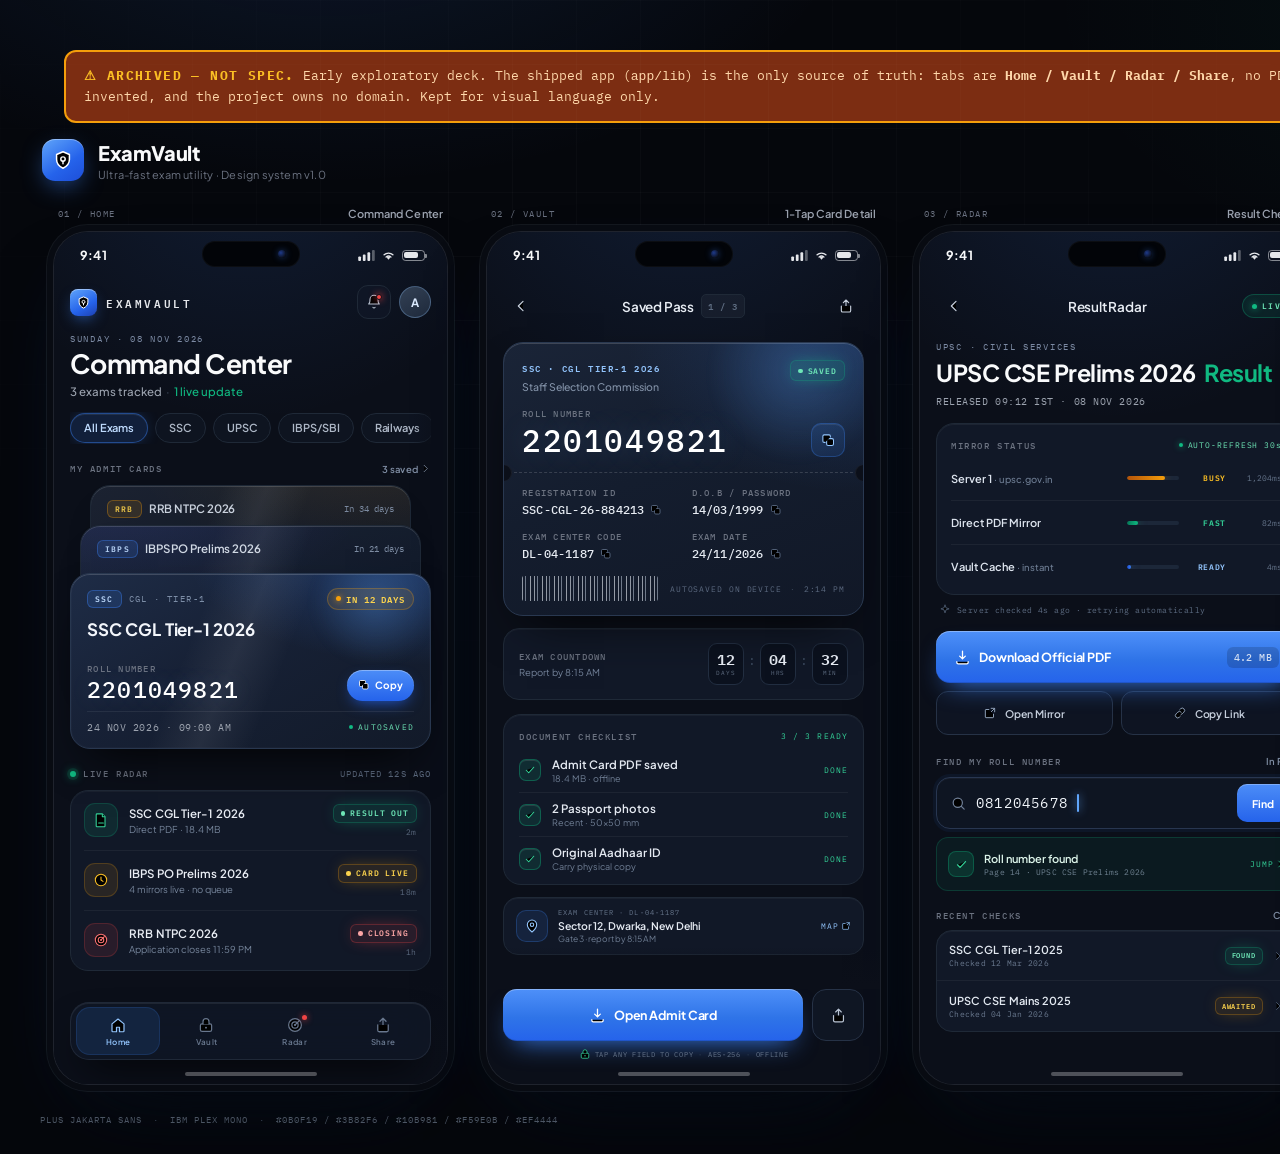
<file: design/index.html>
<!DOCTYPE html>
<html lang="en">
<head>
<meta charset="UTF-8" />
<meta name="viewport" content="width=device-width, initial-scale=1.0" />
<title>ExamVault — Mobile UI · Dark Navy</title>
<link rel="preconnect" href="https://fonts.googleapis.com" />
<link rel="preconnect" href="https://fonts.gstatic.com" crossorigin />
<link href="https://fonts.googleapis.com/css2?family=Plus+Jakarta+Sans:wght@400;500;600;700;800&family=IBM+Plex+Mono:wght@400;500;600&display=swap" rel="stylesheet" />
<link rel="stylesheet" href="styles.css" />
</head>
<body>

<!-- ======================================================================
     ARCHIVED — NOT SPEC.
     This deck predates the shipped app and is kept only for its visual
     language (tokens, pass cards, layout geometry). Where it disagrees with
     app/lib, THE CODE WINS. Known drift, deliberately not re-drawn here:
     the shipped tabs are Home / Vault / Radar / Share; the app mirrors no
     PDFs and runs no "mirror status" probes (it links the commission's own
     site); the share card never fabricates cut-offs, stats or a web URL —
     the project owns no domain; the result checker is hash-based (no PDF
     pages to "jump to"). The four outright false claims this file used to
     carry — an `examvault.in` link, an invented CUT-OFF grid, a
     "JOIN 12,480 ASPIRANTS" counter and a "Groups" tab — have been
     corrected in place; treat everything else as mood, not spec.
     ====================================================================== -->
<div role="note" style="margin:16px 24px;padding:14px 18px;border-radius:12px;background:#7C2D12;border:2px solid #F59E0B;color:#FED7AA;font-family:'IBM Plex Mono',monospace;font-size:13px;line-height:1.55;">
  <strong style="color:#FBBF24;letter-spacing:1.4px;">⚠ ARCHIVED — NOT SPEC.</strong>
  Early exploratory deck. The shipped app (<code>app/lib</code>) is the only
  source of truth: tabs are <strong>Home / Vault / Radar / Share</strong>, no
  PDFs are mirrored, no cut-offs or counters are ever invented, and the project
  owns no domain. Kept for visual language only.
</div>

<svg width="0" height="0" style="position:absolute" aria-hidden="true">
  <defs>
    <symbol id="i-vault" viewBox="0 0 24 24"><path d="M12 3l7 3v5.5c0 4.3-2.9 7.6-7 9.5-4.1-1.9-7-5.2-7-9.5V6l7-3z" stroke="currentColor" stroke-width="1.6" stroke-linejoin="round"/><circle cx="12" cy="11" r="2.4" stroke="currentColor" stroke-width="1.6"/><path d="M12 13.4V16" stroke="currentColor" stroke-width="1.6" stroke-linecap="round"/></symbol>
    <symbol id="i-bell" viewBox="0 0 24 24"><path d="M18 8a6 6 0 10-12 0c0 6-2 7-2 7h16s-2-1-2-7" stroke="currentColor" stroke-width="1.6" stroke-linecap="round" stroke-linejoin="round"/><path d="M13.7 20a2 2 0 01-3.4 0" stroke="currentColor" stroke-width="1.6" stroke-linecap="round"/></symbol>
    <symbol id="i-copy" viewBox="0 0 24 24"><rect x="9" y="9" width="11" height="11" rx="2.5" stroke="currentColor" stroke-width="1.7"/><path d="M15 6.5V5a2 2 0 00-2-2H5a2 2 0 00-2 2v8a2 2 0 002 2h1.5" stroke="currentColor" stroke-width="1.7" stroke-linecap="round"/></symbol>
    <symbol id="i-chev" viewBox="0 0 24 24"><path d="M9 5l7 7-7 7" stroke="currentColor" stroke-width="1.8" stroke-linecap="round" stroke-linejoin="round"/></symbol>
    <symbol id="i-back" viewBox="0 0 24 24"><path d="M15 5l-7 7 7 7" stroke="currentColor" stroke-width="1.8" stroke-linecap="round" stroke-linejoin="round"/></symbol>
    <symbol id="i-share" viewBox="0 0 24 24"><path d="M12 15V3m0 0L8 7m4-4l4 4" stroke="currentColor" stroke-width="1.7" stroke-linecap="round" stroke-linejoin="round"/><path d="M5 12v7a2 2 0 002 2h10a2 2 0 002-2v-7" stroke="currentColor" stroke-width="1.7" stroke-linecap="round"/></symbol>
    <symbol id="i-x" viewBox="0 0 24 24"><path d="M6 6l12 12M18 6L6 18" stroke="currentColor" stroke-width="1.8" stroke-linecap="round"/></symbol>
    <symbol id="i-search" viewBox="0 0 24 24"><circle cx="11" cy="11" r="6.5" stroke="currentColor" stroke-width="1.7"/><path d="M16 16l4 4" stroke="currentColor" stroke-width="1.7" stroke-linecap="round"/></symbol>
    <symbol id="i-download" viewBox="0 0 24 24"><path d="M12 3v11m0 0l-4-4m4 4l4-4" stroke="currentColor" stroke-width="1.8" stroke-linecap="round" stroke-linejoin="round"/><path d="M4 18v1a2 2 0 002 2h12a2 2 0 002-2v-1" stroke="currentColor" stroke-width="1.8" stroke-linecap="round"/></symbol>
    <symbol id="i-check" viewBox="0 0 24 24"><path d="M4.5 12.5l5 5 10-11" stroke="currentColor" stroke-width="2.1" stroke-linecap="round" stroke-linejoin="round"/></symbol>
    <symbol id="i-pdf" viewBox="0 0 24 24"><path d="M6 2.8h8l4 4V21a1.2 1.2 0 01-1.2 1.2H6A1.2 1.2 0 014.8 21V4A1.2 1.2 0 016 2.8z" stroke="currentColor" stroke-width="1.6" stroke-linejoin="round"/><path d="M14 3v4.2h4.2" stroke="currentColor" stroke-width="1.6" stroke-linejoin="round"/><path d="M8.5 16.5h7" stroke="currentColor" stroke-width="1.6" stroke-linecap="round"/></symbol>
    <symbol id="i-clock" viewBox="0 0 24 24"><circle cx="12" cy="12" r="8.5" stroke="currentColor" stroke-width="1.6"/><path d="M12 7.5V12l3 2" stroke="currentColor" stroke-width="1.6" stroke-linecap="round" stroke-linejoin="round"/></symbol>
    <symbol id="i-home" viewBox="0 0 24 24"><path d="M4 10.5L12 4l8 6.5V20a1 1 0 01-1 1h-5v-6h-4v6H5a1 1 0 01-1-1v-9.5z" stroke="currentColor" stroke-width="1.6" stroke-linejoin="round"/></symbol>
    <symbol id="i-lock" viewBox="0 0 24 24"><rect x="4.5" y="10.5" width="15" height="10" rx="2.2" stroke="currentColor" stroke-width="1.6"/><path d="M8 10.5V7.5a4 4 0 018 0v3" stroke="currentColor" stroke-width="1.6" stroke-linecap="round"/><circle cx="12" cy="15.5" r="1.3" fill="currentColor"/></symbol>
    <symbol id="i-radar" viewBox="0 0 24 24"><circle cx="12" cy="12" r="8.5" stroke="currentColor" stroke-width="1.6"/><circle cx="12" cy="12" r="4.2" stroke="currentColor" stroke-width="1.6"/><path d="M12 12l5-5" stroke="currentColor" stroke-width="1.6" stroke-linecap="round"/><circle cx="12" cy="12" r="1.4" fill="currentColor"/></symbol>
    <symbol id="i-users" viewBox="0 0 24 24"><circle cx="9" cy="8" r="3.2" stroke="currentColor" stroke-width="1.6"/><path d="M3.5 20c0-3.2 2.5-5.4 5.5-5.4s5.5 2.2 5.5 5.4" stroke="currentColor" stroke-width="1.6" stroke-linecap="round"/><path d="M16 5.2a3 3 0 010 5.6M17.5 14.9c1.8.5 3 2.2 3 5.1" stroke="currentColor" stroke-width="1.6" stroke-linecap="round"/></symbol>
    <symbol id="i-external" viewBox="0 0 24 24"><path d="M14 4h6v6M20 4l-8 8" stroke="currentColor" stroke-width="1.7" stroke-linecap="round" stroke-linejoin="round"/><path d="M18 14v5a1 1 0 01-1 1H5a1 1 0 01-1-1V7a1 1 0 011-1h5" stroke="currentColor" stroke-width="1.7" stroke-linecap="round"/></symbol>
    <symbol id="i-link" viewBox="0 0 24 24"><path d="M10 13.5a4 4 0 005.7 0l3-3a4 4 0 10-5.7-5.7L11.5 6.3" stroke="currentColor" stroke-width="1.7" stroke-linecap="round"/><path d="M14 10.5a4 4 0 00-5.7 0l-3 3a4 4 0 105.7 5.7l1.5-1.5" stroke="currentColor" stroke-width="1.7" stroke-linecap="round"/></symbol>
    <symbol id="i-spark" viewBox="0 0 24 24"><path d="M12 3l1.7 5.3L19 10l-5.3 1.7L12 17l-1.7-5.3L5 10l5.3-1.7L12 3z" stroke="currentColor" stroke-width="1.5" stroke-linejoin="round"/></symbol>
    <symbol id="i-whatsapp" viewBox="0 0 24 24"><path d="M20.4 11.7a8.3 8.3 0 01-12.3 7.3L3.5 20.5l1.6-4.5a8.3 8.3 0 1115.3-4.3z" stroke="currentColor" stroke-width="1.5" stroke-linejoin="round"/><path d="M8.7 8.1c.2-.5.5-.5.8-.5h.6c.2 0 .4.1.5.4l.7 1.7c.1.2 0 .5-.2.7l-.5.5c.6 1.2 1.5 2 2.7 2.6l.5-.6c.2-.2.4-.3.7-.2l1.7.8c.2.1.4.3.4.6v.6c0 .7-.6 1.3-1.4 1.4-3.6.4-7.4-3.4-6.9-7 .1-.5.3-.8.4-1z" fill="currentColor" stroke="none"/></symbol>
    <symbol id="i-send" viewBox="0 0 24 24"><path d="M21 3L3 10.5l7.2 2.8L13 20l8-17z" stroke="currentColor" stroke-width="1.6" stroke-linejoin="round"/><path d="M10.2 13.3L21 3" stroke="currentColor" stroke-width="1.6" stroke-linejoin="round"/></symbol>
    <symbol id="i-save" viewBox="0 0 24 24"><path d="M12 3v11m0 0l-4-4m4 4l4-4" stroke="currentColor" stroke-width="1.7" stroke-linecap="round" stroke-linejoin="round"/><path d="M4 17v2a2 2 0 002 2h12a2 2 0 002-2v-2" stroke="currentColor" stroke-width="1.7" stroke-linecap="round"/></symbol>
    <symbol id="i-pin" viewBox="0 0 24 24"><path d="M12 21s7-6.1 7-11a7 7 0 10-14 0c0 4.9 7 11 7 11z" stroke="currentColor" stroke-width="1.6" stroke-linejoin="round"/><circle cx="12" cy="10" r="2.6" stroke="currentColor" stroke-width="1.6"/></symbol>
    <symbol id="i-wa-solid" viewBox="0 0 24 24"><path fill="currentColor" fill-rule="evenodd" clip-rule="evenodd" d="M12 2.2a9.8 9.8 0 00-8.4 14.9L2.2 21.8l4.9-1.3A9.8 9.8 0 1012 2.2zm-4.3 5.2c.2-.4.4-.5.7-.5h.5c.2 0 .4.1.5.4l.7 1.7c.1.2 0 .4-.1.6l-.5.5c-.1.1-.1.3 0 .5.6 1.1 1.4 1.9 2.5 2.5.2.1.4.1.5 0l.6-.6c.1-.2.3-.2.5-.2l1.7.8c.2.1.3.3.3.5v.6c0 .7-.6 1.3-1.3 1.4-3.5.4-7-3-6.8-6.5 0-.5.2-1 .2-1.2z"/></symbol>
  </defs>
</svg>

<header class="deck-head">
  <div class="deck-brand">
    <div class="deck-mark"><svg class="ic"><use href="#i-vault"/></svg></div>
    <div>
      <div class="deck-title">ExamVault</div>
      <div class="deck-sub">Ultra-fast exam utility · Design system v1.0</div>
    </div>
  </div>
  <div class="deck-meta">
    <span class="meta-chip">393 × 852</span>
    <span class="meta-chip">8px grid</span>
    <span class="meta-chip">Deep Navy</span>
    <span class="meta-chip meta-chip--accent">4 screens</span>
  </div>
</header>

<main class="deck">
  <div class="screen-wrap">
    <div class="screen-label"><span>01 / HOME</span><span class="screen-label-name">Command Center</span></div>
    <section class="phone" id="frame-1">
      <div class="screen">
        <div class="island"></div>
        <div class="statusbar">
          <span class="status-time">9:41</span>
          <div class="status-icons">
            <svg viewBox="0 0 18 12" class="sig"><rect x="0" y="7" width="3" height="5" rx="1"/><rect x="5" y="5" width="3" height="7" rx="1"/><rect x="10" y="2.5" width="3" height="9.5" rx="1"/><rect x="15" y="0" width="3" height="12" rx="1" opacity=".35"/></svg>
            <svg viewBox="0 0 16 12" class="wifi"><path d="M8 10.6l2-2.4a3 3 0 00-4 0l2 2.4z"/><path d="M3.2 5.3a7 7 0 019.6 0" fill="none" stroke="currentColor" stroke-width="1.5" stroke-linecap="round"/><path d="M5.4 7.6a4.2 4.2 0 015.2 0" fill="none" stroke="currentColor" stroke-width="1.5" stroke-linecap="round"/></svg>
            <span class="battery"><span></span></span>
          </div>
        </div>

        <div class="scroll">
          <div class="appbar">
            <div class="brand">
              <span class="brand-mark"><svg class="ic"><use href="#i-vault"/></svg></span>
              <span class="brand-word">EXAMVAULT</span>
            </div>
            <div class="appbar-actions">
              <button class="icon-btn"><svg class="ic"><use href="#i-bell"/></svg><i class="notif-dot"></i></button>
              <div class="avatar">A</div>
            </div>
          </div>

          <div class="hero">
            <div class="eyebrow">SUNDAY · 08 NOV 2026</div>
            <h1>Command Center</h1>
            <p class="hero-sub">3 exams tracked <span class="dot-sep">·</span> <span class="text-green">1 live update</span></p>
          </div>

          <div class="chips">
            <button class="chip chip--active">All Exams</button>
            <button class="chip">SSC</button>
            <button class="chip">UPSC</button>
            <button class="chip">IBPS/SBI</button>
            <button class="chip">Railways</button>
            <button class="chip">State PSC</button>
          </div>

          <div class="section-head">
            <span class="mono-label">MY ADMIT CARDS</span>
            <span class="section-action">3 saved <svg class="ic ic--xs"><use href="#i-chev"/></svg></span>
          </div>

          <div class="wallet">
            <div class="wallet-card wallet-card--3">
              <div class="wc-top">
                <span class="exam-badge exam-badge--rail">RRB</span>
                <span class="wc-back-name">RRB NTPC 2026</span>
                <span class="wc-back-meta">In 34 days</span>
              </div>
            </div>
            <div class="wallet-card wallet-card--2">
              <div class="wc-top">
                <span class="exam-badge exam-badge--blue">IBPS</span>
                <span class="wc-back-name">IBPS PO Prelims 2026</span>
                <span class="wc-back-meta">In 21 days</span>
              </div>
            </div>
            <div class="wallet-card wallet-card--front">
              <div class="wc-glow"></div>
              <div class="wc-top">
                <span class="exam-badge exam-badge--blue">SSC</span>
                <span class="wc-code">CGL · TIER-1</span>
                <span class="countdown"><i></i>IN 12 DAYS</span>
              </div>
              <div class="wc-name">SSC CGL Tier-1 2026</div>
              <div class="roll-row">
                <div>
                  <div class="field-label">ROLL NUMBER</div>
                  <div class="roll-value">2201049821</div>
                </div>
                <button class="copy-pill"><svg class="ic ic--sm"><use href="#i-copy"/></svg>Copy</button>
              </div>
              <div class="wc-foot">
                <span class="mono-meta">24 NOV 2026 · 09:00 AM</span>
                <span class="wc-status"><i></i>AUTOSAVED</span>
              </div>
            </div>
          </div>

          <div class="section-head section-head--radar">
            <div class="radar-label"><span class="pulse-dot"></span><span class="mono-label">LIVE RADAR</span></div>
            <span class="updated">UPDATED 12s AGO</span>
          </div>

          <div class="feed">
            <button class="feed-row">
              <div class="feed-ico feed-ico--green"><svg class="ic"><use href="#i-pdf"/></svg></div>
              <div class="feed-main">
                <div class="feed-title">SSC CGL Tier-1 2026</div>
                <div class="feed-sub">Direct PDF · 18.4 MB</div>
              </div>
              <div class="feed-right">
                <span class="status-pill status-pill--green"><i></i>RESULT OUT</span>
                <span class="feed-time">2m</span>
              </div>
            </button>
            <div class="feed-div"></div>
            <button class="feed-row">
              <div class="feed-ico feed-ico--amber"><svg class="ic"><use href="#i-clock"/></svg></div>
              <div class="feed-main">
                <div class="feed-title">IBPS PO Prelims 2026</div>
                <div class="feed-sub">4 mirrors live · no queue</div>
              </div>
              <div class="feed-right">
                <span class="status-pill status-pill--amber"><i></i>CARD LIVE</span>
                <span class="feed-time">18m</span>
              </div>
            </button>
            <div class="feed-div"></div>
            <button class="feed-row">
              <div class="feed-ico feed-ico--red"><svg class="ic"><use href="#i-radar"/></svg></div>
              <div class="feed-main">
                <div class="feed-title">RRB NTPC 2026</div>
                <div class="feed-sub">Application closes 11:59 PM</div>
              </div>
              <div class="feed-right">
                <span class="status-pill status-pill--red"><i></i>CLOSING</span>
                <span class="feed-time">1h</span>
              </div>
            </button>
          </div>
        </div>

        <nav class="tabbar">
          <button class="tab tab--active"><svg class="ic"><use href="#i-home"/></svg><span>Home</span></button>
          <button class="tab"><svg class="ic"><use href="#i-lock"/></svg><span>Vault</span></button>
          <button class="tab"><span class="tab-dot-wrap"><svg class="ic"><use href="#i-radar"/></svg><i class="tab-dot"></i></span><span>Radar</span></button>
          <!-- Shipped tabs are Home / Vault / Radar / Share (EvTab in
               app/lib/features/shell/root_shell.dart). This used to say
               "Groups" — a tab that was never built. -->
          <button class="tab"><svg class="ic"><use href="#i-share"/></svg><span>Share</span></button>
        </nav>
        <div class="home-indicator"></div>
      </div>
    </section>
  </div>

  <div class="screen-wrap">
    <div class="screen-label"><span>02 / VAULT</span><span class="screen-label-name">1-Tap Card Detail</span></div>
    <section class="phone" id="frame-2">
      <div class="screen">
        <div class="island"></div>
        <div class="statusbar">
          <span class="status-time">9:41</span>
          <div class="status-icons">
            <svg viewBox="0 0 18 12" class="sig"><rect x="0" y="7" width="3" height="5" rx="1"/><rect x="5" y="5" width="3" height="7" rx="1"/><rect x="10" y="2.5" width="3" height="9.5" rx="1"/><rect x="15" y="0" width="3" height="12" rx="1" opacity=".35"/></svg>
            <svg viewBox="0 0 16 12" class="wifi"><path d="M8 10.6l2-2.4a3 3 0 00-4 0l2 2.4z"/><path d="M3.2 5.3a7 7 0 019.6 0" fill="none" stroke="currentColor" stroke-width="1.5" stroke-linecap="round"/><path d="M5.4 7.6a4.2 4.2 0 015.2 0" fill="none" stroke="currentColor" stroke-width="1.5" stroke-linecap="round"/></svg>
            <span class="battery"><span></span></span>
          </div>
        </div>

        <div class="scroll">
          <div class="navbar">
            <button class="icon-btn icon-btn--ghost"><svg class="ic"><use href="#i-back"/></svg></button>
            <div class="nav-title">Saved Pass <span class="nav-count">1 / 3</span></div>
            <button class="icon-btn icon-btn--ghost"><svg class="ic"><use href="#i-share"/></svg></button>
          </div>

          <div class="pass">
            <div class="pass-halo"></div>
            <div class="pass-head">
              <div>
                <div class="pass-kicker">SSC · CGL TIER-1 2026</div>
                <div class="pass-org">Staff Selection Commission</div>
              </div>
              <span class="status-pill status-pill--green status-pill--solid"><i></i>SAVED</span>
            </div>

            <div class="pass-roll">
              <div class="field-label">ROLL NUMBER</div>
              <div class="pass-roll-line">
                <span class="pass-roll-value">2201049821</span>
                <button class="copy-btn"><svg class="ic"><use href="#i-copy"/></svg></button>
              </div>
            </div>

            <div class="perforation"><span class="notch notch--l"></span><span class="notch notch--r"></span></div>

            <div class="pass-grid">
              <div class="kv">
                <div class="field-label">REGISTRATION ID</div>
                <div class="kv-line"><span class="kv-value">SSC-CGL-26-884213</span><svg class="ic ic--xs kv-copy"><use href="#i-copy"/></svg></div>
              </div>
              <div class="kv">
                <div class="field-label">D.O.B / PASSWORD</div>
                <div class="kv-line"><span class="kv-value">14/03/1999</span><svg class="ic ic--xs kv-copy"><use href="#i-copy"/></svg></div>
              </div>
              <div class="kv">
                <div class="field-label">EXAM CENTER CODE</div>
                <div class="kv-line"><span class="kv-value">DL-04-1187</span><svg class="ic ic--xs kv-copy"><use href="#i-copy"/></svg></div>
              </div>
              <div class="kv">
                <div class="field-label">EXAM DATE</div>
                <div class="kv-line"><span class="kv-value">24/11/2026</span><svg class="ic ic--xs kv-copy"><use href="#i-copy"/></svg></div>
              </div>
            </div>

            <div class="pass-foot">
              <div class="barcode"></div>
              <div class="pass-foot-meta">AUTOSAVED ON DEVICE <span class="pass-dot">·</span> 2:14 PM</div>
            </div>
          </div>

          <div class="countdown-card">
            <div class="cd-left">
              <div class="field-label">EXAM COUNTDOWN</div>
              <div class="cd-sub">Report by 8:15 AM</div>
            </div>
            <div class="cd-clock">
              <div class="cd-unit"><span class="cd-num">12</span><span class="cd-lbl">DAYS</span></div>
              <span class="cd-colon">:</span>
              <div class="cd-unit"><span class="cd-num">04</span><span class="cd-lbl">HRS</span></div>
              <span class="cd-colon">:</span>
              <div class="cd-unit"><span class="cd-num">32</span><span class="cd-lbl">MIN</span></div>
            </div>
          </div>

          <div class="checklist">
            <div class="checklist-head">
              <span class="mono-label">DOCUMENT CHECKLIST</span>
              <span class="checklist-count">3 / 3 READY</span>
            </div>
            <div class="check-row">
              <span class="check-box"><svg class="ic"><use href="#i-check"/></svg></span>
              <div class="check-main"><div class="check-title">Admit Card PDF saved</div><div class="check-sub">18.4 MB · offline</div></div>
              <span class="check-state">DONE</span>
            </div>
            <div class="check-row">
              <span class="check-box"><svg class="ic"><use href="#i-check"/></svg></span>
              <div class="check-main"><div class="check-title">2 Passport photos</div><div class="check-sub">Recent · 50×50 mm</div></div>
              <span class="check-state">DONE</span>
            </div>
            <div class="check-row">
              <span class="check-box"><svg class="ic"><use href="#i-check"/></svg></span>
              <div class="check-main"><div class="check-title">Original Aadhaar ID</div><div class="check-sub">Carry physical copy</div></div>
              <span class="check-state">DONE</span>
            </div>
          </div>

          <div class="center-card">
            <span class="center-ico"><svg class="ic"><use href="#i-pin"/></svg></span>
            <div class="center-main">
              <div class="center-kicker">EXAM CENTER · DL-04-1187</div>
              <div class="center-name">Sector 12, Dwarka, New Delhi</div>
              <div class="center-sub">Gate 3 · report by 8:15 AM</div>
            </div>
            <span class="center-link">MAP <svg class="ic ic--xs"><use href="#i-external"/></svg></span>
          </div>
        </div>

        <div class="action-dock">
          <div class="cta-row">
            <button class="btn btn--primary"><svg class="ic"><use href="#i-download"/></svg>Open Admit Card</button>
            <button class="btn btn--icon"><svg class="ic"><use href="#i-share"/></svg></button>
          </div>
          <div class="vault-foot"><svg class="ic ic--xs"><use href="#i-lock"/></svg>Tap any field to copy <span>·</span> AES-256 <span>·</span> offline</div>
        </div>
        <div class="home-indicator"></div>
      </div>
    </section>
  </div>

  <div class="screen-wrap">
    <div class="screen-label"><span>03 / RADAR</span><span class="screen-label-name">Result Checker</span></div>
    <section class="phone" id="frame-3">
      <div class="screen">
        <div class="island"></div>
        <div class="statusbar">
          <span class="status-time">9:41</span>
          <div class="status-icons">
            <svg viewBox="0 0 18 12" class="sig"><rect x="0" y="7" width="3" height="5" rx="1"/><rect x="5" y="5" width="3" height="7" rx="1"/><rect x="10" y="2.5" width="3" height="9.5" rx="1"/><rect x="15" y="0" width="3" height="12" rx="1" opacity=".35"/></svg>
            <svg viewBox="0 0 16 12" class="wifi"><path d="M8 10.6l2-2.4a3 3 0 00-4 0l2 2.4z"/><path d="M3.2 5.3a7 7 0 019.6 0" fill="none" stroke="currentColor" stroke-width="1.5" stroke-linecap="round"/><path d="M5.4 7.6a4.2 4.2 0 015.2 0" fill="none" stroke="currentColor" stroke-width="1.5" stroke-linecap="round"/></svg>
            <span class="battery"><span></span></span>
          </div>
        </div>

        <div class="scroll">
          <div class="navbar">
            <button class="icon-btn icon-btn--ghost"><svg class="ic"><use href="#i-back"/></svg></button>
            <div class="nav-title">Result Radar</div>
            <span class="live-chip"><i></i>LIVE</span>
          </div>

          <div class="result-head">
            <div class="eyebrow">UPSC · CIVIL SERVICES</div>
            <h1>UPSC CSE Prelims 2026 <span class="text-green">Result</span></h1>
            <p class="result-meta"><span class="mono-meta">RELEASED 09:12 IST · 08 NOV 2026</span></p>
          </div>

          <div class="server-card">
            <div class="server-head">
              <span class="mono-label">MIRROR STATUS</span>
              <span class="server-auto"><i></i>AUTO-REFRESH 30s</span>
            </div>

            <div class="server-row">
              <span class="server-name">Server 1 <span>· upsc.gov.in</span></span>
              <div class="latency"><div class="latency-bar latency-bar--amber" style="width:74%"></div></div>
              <span class="server-state server-state--amber">BUSY</span>
              <span class="server-ms">1,204ms</span>
            </div>
            <div class="server-row">
              <span class="server-name">Direct PDF Mirror</span>
              <div class="latency"><div class="latency-bar latency-bar--green" style="width:22%"></div></div>
              <span class="server-state server-state--green">FAST</span>
              <span class="server-ms">82ms</span>
            </div>
            <div class="server-row">
              <span class="server-name">Vault Cache <span>· instant</span></span>
              <div class="latency"><div class="latency-bar latency-bar--blue" style="width:8%"></div></div>
              <span class="server-state server-state--blue">READY</span>
              <span class="server-ms">4ms</span>
            </div>
          </div>

          <div class="auto-note auto-note--server">
            <svg class="ic ic--sm"><use href="#i-spark"/></svg>
            Server checked 4s ago · retrying automatically
          </div>

          <button class="btn btn--primary btn--wide">
            <svg class="ic"><use href="#i-download"/></svg>
            Download Official PDF
            <span class="btn-meta">4.2 MB</span>
          </button>
          <div class="btn-pair">
            <button class="btn btn--outline"><svg class="ic"><use href="#i-external"/></svg>Open Mirror</button>
            <button class="btn btn--outline"><svg class="ic"><use href="#i-link"/></svg>Copy Link</button>
          </div>

          <div class="search-block">
            <div class="section-head">
              <span class="mono-label">FIND MY ROLL NUMBER</span>
              <span class="section-action">In PDF</span>
            </div>
            <div class="search-bar">
              <svg class="ic search-ic"><use href="#i-search"/></svg>
              <span class="search-value">0812045678</span>
              <span class="caret"></span>
              <button class="find-btn">Find</button>
            </div>
            <div class="found">
              <span class="found-ico"><svg class="ic"><use href="#i-check"/></svg></span>
              <div class="found-main">
                <div class="found-title">Roll number found</div>
                <div class="found-sub">Page 14 · UPSC CSE Prelims 2026</div>
              </div>
              <span class="found-link">JUMP <svg class="ic ic--xs"><use href="#i-chev"/></svg></span>
            </div>
          </div>

          <div class="recent">
            <div class="section-head">
              <span class="mono-label">RECENT CHECKS</span>
              <span class="section-action">Clear</span>
            </div>
            <div class="recent-list">
              <button class="recent-row">
                <div class="recent-main">
                  <div class="recent-title">SSC CGL Tier-1 2025</div>
                  <div class="recent-sub">Checked 12 Mar 2026</div>
                </div>
                <span class="status-pill status-pill--green">FOUND</span>
                <svg class="ic recent-chev"><use href="#i-chev"/></svg>
              </button>
              <button class="recent-row">
                <div class="recent-main">
                  <div class="recent-title">UPSC CSE Mains 2025</div>
                  <div class="recent-sub">Checked 04 Jan 2026</div>
                </div>
                <span class="status-pill status-pill--amber">AWAITED</span>
                <svg class="ic recent-chev"><use href="#i-chev"/></svg>
              </button>
            </div>
          </div>
        </div>
        <div class="home-indicator"></div>
      </div>
    </section>
  </div>

  <div class="screen-wrap">
    <div class="screen-label"><span>04 / SHARE</span><span class="screen-label-name">WhatsApp Card</span></div>
    <section class="phone" id="frame-4">
      <div class="screen">
        <div class="island"></div>
        <div class="statusbar">
          <span class="status-time">9:41</span>
          <div class="status-icons">
            <svg viewBox="0 0 18 12" class="sig"><rect x="0" y="7" width="3" height="5" rx="1"/><rect x="5" y="5" width="3" height="7" rx="1"/><rect x="10" y="2.5" width="3" height="9.5" rx="1"/><rect x="15" y="0" width="3" height="12" rx="1" opacity=".35"/></svg>
            <svg viewBox="0 0 16 12" class="wifi"><path d="M8 10.6l2-2.4a3 3 0 00-4 0l2 2.4z"/><path d="M3.2 5.3a7 7 0 019.6 0" fill="none" stroke="currentColor" stroke-width="1.5" stroke-linecap="round"/><path d="M5.4 7.6a4.2 4.2 0 015.2 0" fill="none" stroke="currentColor" stroke-width="1.5" stroke-linecap="round"/></svg>
            <span class="battery"><span></span></span>
          </div>
        </div>

        <div class="scroll">
          <div class="navbar">
            <button class="icon-btn icon-btn--ghost"><svg class="ic"><use href="#i-x"/></svg></button>
            <div class="nav-title">Share Card</div>
            <span class="ph-pill">PREVIEW</span>
          </div>

          <div class="share-stage">
            <div class="share-glow"></div>
            <div class="share-card">
              <div class="sc-alert">
                <span>🚨 RESULT IS LIVE</span>
                <span class="sc-alert-date">08 NOV 2026</span>
              </div>
              <div class="sc-body">
                <div class="sc-brandrow">
                  <div class="sc-brand"><span class="sc-mark"><svg class="ic"><use href="#i-vault"/></svg></span>EXAMVAULT</div>
                  <!-- The app's real CTA line (share_infographic.dart shows it
                       when no public link exists — the project owns no domain,
                       so it never prints a URL like the fictional one that
                       used to sit here). -->
                  <span class="sc-link">Ask in your study group</span>
                </div>
                <div class="sc-exam">SSC CGL · TIER-1 2026</div>
                <div class="sc-headline">RESULT<br/>IS <span class="sc-mark-word">LIVE</span></div>
                <!-- Real subline for a published result (whatsapp_share_card_screen.dart). -->
                <div class="sc-sub">Official link &amp; instant roll-number check</div>
                <!-- The invented CUT-OFF grid that used to sit here is gone:
                     the shipped card renders cut-offs ONLY when a publisher
                     actually released them, and never with made-up numbers. -->
                <div class="sc-cta">
                  <span>Check your roll no.</span>
                  <span class="sc-cta-arrow">→</span>
                </div>
                <!-- Real footer (share_infographic.dart): always-true claims only.
                     "JOIN 12,480 ASPIRANTS · VERIFIED SOURCE" were both invented. -->
                <div class="sc-foot">FREE <span>·</span> NO ACCOUNT <span>·</span> CHECKED ON YOUR DEVICE</div>
              </div>
            </div>
          </div>

          <div class="share-row">
            <button class="share-target share-target--on">
              <span class="share-ico share-ico--wa"><svg class="ic"><use href="#i-wa-solid"/></svg></span>
              <span>WhatsApp</span>
            </button>
            <button class="share-target">
              <span class="share-ico share-ico--tg"><svg class="ic"><use href="#i-send"/></svg></span>
              <span>Telegram</span>
            </button>
            <button class="share-target">
              <span class="share-ico"><svg class="ic"><use href="#i-link"/></svg></span>
              <span>Copy link</span>
            </button>
            <button class="share-target">
              <span class="share-ico"><svg class="ic"><use href="#i-save"/></svg></span>
              <span>Save</span>
            </button>
          </div>

          <div class="share-group">
            <span class="group-ico"><svg class="ic"><use href="#i-wa-solid"/></svg></span>
            <div class="group-main">
              <div class="group-title">SSC CGL 2026 Warriors</div>
              <div class="group-sub">248 members · WhatsApp group</div>
            </div>
            <span class="group-change">CHANGE</span>
          </div>

          <button class="btn btn--wa btn--wide"><svg class="ic"><use href="#i-wa-solid"/></svg>Share to study group</button>

          <div class="attach">
            <div class="attach-main">
              <!-- "Attach cut-off PDF · mirrors included" promised two things
                   the app does not do (it has no cut-off PDFs and no mirrors). -->
              <div class="attach-title">Attach PDF to message</div>
              <div class="attach-sub">Off = a direct link is sent instead</div>
            </div>
            <span class="switch switch--on"><i></i></span>
          </div>
          <div class="auto-note auto-note--center">Card auto-updates when the result drops</div>
        </div>
        <div class="home-indicator"></div>
      </div>
    </section>
  </div>
</main>

<footer class="deck-foot">
  <div>Plus Jakarta Sans <span>·</span> IBM Plex Mono <span>·</span> #0B0F19 / #3B82F6 / #10B981 / #F59E0B / #EF4444</div>
  <div>ExamVault · Neo-Utility · Flutter-ready components</div>
</footer>

<script>
  document.fonts.ready.then(() => document.documentElement.classList.add('fonts-ready'));
</script>
</body>
</html>
</file>
<file: design/styles.css>
/* ============================================================
   EXAMVAULT — Design System v1.0
   High-Trust Neo-Utility · Deep Navy · 393 × 852 · 8px grid
   ============================================================ */

:root{
  --bg:#0B0F19;
  --surface:#111827;
  --surface-2:#0F1624;
  --border:#1F2937;
  --border-strong:#263246;
  --blue:#3B82F6;
  --blue-bright:#60A5FA;
  --blue-soft:rgba(59,130,246,.14);
  --green:#10B981;
  --amber:#F59E0B;
  --red:#EF4444;
  --txt:#F9FAFB;
  --muted:#9CA3AF;
  --dim:#6B7280;
  --alabaster:#F8FAFC;
  --r-card:20px;
  --r-inner:16px;
  --r-pill:999px;
  --pad:16px;
  --font-ui:'Plus Jakarta Sans',-apple-system,BlinkMacSystemFont,'Segoe UI',sans-serif;
  --font-mono:'IBM Plex Mono','SFMono-Regular',Consolas,monospace;
  --shadow-card:inset 0 1px 0 rgba(255,255,255,.15),0 18px 40px -22px rgba(0,0,0,.9);
}

*{margin:0;padding:0;box-sizing:border-box}
html{background:#05070C}
body{
  font-family:var(--font-ui);
  color:var(--txt);
  background:
    radial-gradient(900px 500px at 18% -10%, rgba(59,130,246,.13), transparent 60%),
    radial-gradient(800px 480px at 85% 0%, rgba(16,185,129,.06), transparent 60%),
    #05070C;
  min-width:1800px;
  padding:34px 40px 30px;
  -webkit-font-smoothing:antialiased;
  text-rendering:optimizeLegibility;
}
body::before{
  content:"";position:fixed;inset:0;pointer-events:none;z-index:0;
  background-image:linear-gradient(rgba(255,255,255,.022) 1px,transparent 1px),linear-gradient(90deg,rgba(255,255,255,.022) 1px,transparent 1px);
  background-size:64px 64px;
  mask-image:radial-gradient(70% 60% at 50% 30%,#000 20%,transparent 100%);
}
button{font:inherit;color:inherit;background:none;border:0;cursor:pointer}
svg{display:block}
.ic{width:18px;height:18px;flex:none}
.ic--sm{width:14px;height:14px}
.ic--xs{width:12px;height:12px}

/* ---------------- Deck chrome ---------------- */
.deck-head,.deck,.deck-foot{position:relative;z-index:1}
.deck-head{
  max-width:1772px;margin:0 auto 26px;display:flex;align-items:flex-end;justify-content:space-between;
  padding:0 2px;
}
.deck-brand{display:flex;align-items:center;gap:14px}
.deck-mark{
  width:42px;height:42px;border-radius:13px;display:grid;place-items:center;color:#fff;
  background:linear-gradient(145deg,#60A5FA,#2563EB 60%,#1D4ED8);
  box-shadow:0 8px 26px -8px rgba(59,130,246,.85),inset 0 1px 0 rgba(255,255,255,.35);
}
.deck-mark .ic{width:22px;height:22px}
.deck-title{font-size:20px;font-weight:800;letter-spacing:-.4px}
.deck-sub{font-size:11px;color:var(--dim);margin-top:3px;letter-spacing:.2px}
.deck-meta{display:flex;gap:8px;align-items:center}
.meta-chip{
  height:30px;display:inline-flex;align-items:center;padding:0 12px;border-radius:8px;
  border:1px solid var(--border);background:rgba(17,24,39,.6);
  font-family:var(--font-mono);font-size:9.5px;letter-spacing:.9px;color:var(--muted);text-transform:uppercase;
}
.meta-chip--accent{border-color:rgba(59,130,246,.4);background:rgba(59,130,246,.1);color:#93C5FD}

.deck{max-width:1772px;margin:0 auto;display:flex;gap:40px;justify-content:center;align-items:flex-start}
.screen-wrap{width:393px;flex:none}
.screen-label{
  display:flex;align-items:center;justify-content:space-between;
  margin-bottom:12px;padding:0 4px;
  font-family:var(--font-mono);font-size:9px;letter-spacing:1.4px;color:var(--dim);text-transform:uppercase;
}
.screen-label-name{font-family:var(--font-ui);font-size:11px;font-weight:600;letter-spacing:.1px;color:var(--muted);text-transform:none}

.deck-foot{
  max-width:1772px;margin:30px auto 0;display:flex;justify-content:space-between;
  font-family:var(--font-mono);font-size:9px;letter-spacing:1px;color:#4B5563;text-transform:uppercase;
}
.deck-foot span{color:#374151;margin:0 5px}

/* ---------------- Device frame ---------------- */
.phone{
  width:393px;height:852px;border-radius:34px;position:relative;
  background:var(--bg);
  box-shadow:
    0 0 0 1px rgba(148,163,184,.16),
    0 0 0 7px #080B12,
    0 0 0 8px rgba(148,163,184,.1),
    0 50px 90px -30px rgba(0,0,0,.95),
    0 30px 80px -40px rgba(59,130,246,.35);
  overflow:hidden;
}
.screen{
  position:absolute;inset:0;overflow:hidden;
  background:
    radial-gradient(120% 55% at 50% -12%, rgba(59,130,246,.12), transparent 62%),
    var(--bg);
}
.screen::after{
  content:"";position:absolute;left:0;right:0;bottom:0;height:104px;z-index:5;pointer-events:none;
  background:linear-gradient(180deg,rgba(11,15,25,0),rgba(11,15,25,.86) 58%,#0B0F19 100%);
}
#frame-2 .screen::after,#frame-3 .screen::after,#frame-4 .screen::after{display:none}
.screen .scroll{
  position:relative;z-index:2;height:100%;overflow:hidden;
  padding:8px var(--pad) 0;
}
.island{
  position:absolute;top:9px;left:50%;transform:translateX(-50%);
  width:98px;height:26px;border-radius:999px;background:#020408;z-index:20;
  box-shadow:inset 0 0 0 1px rgba(255,255,255,.04);
}
.island::after{
  content:"";position:absolute;right:14px;top:9px;width:8px;height:8px;border-radius:50%;
  background:radial-gradient(circle at 35% 35%,#1E3A8A,#0A0F1C 70%);
  box-shadow:0 0 6px rgba(59,130,246,.35);
}

/* Status bar */
.statusbar{
  position:relative;z-index:15;height:44px;padding:0 22px 0 26px;
  display:flex;align-items:center;justify-content:space-between;
}
.status-time{font-size:12.5px;font-weight:700;letter-spacing:.2px;padding-top:2px}
.status-icons{display:flex;align-items:center;gap:6px;color:#E5E7EB;padding-top:2px}
.sig{width:17px;height:11px;fill:currentColor}
.wifi{width:15px;height:11px;fill:currentColor}
.battery{width:23px;height:11px;border:1.2px solid rgba(229,231,235,.55);border-radius:3.5px;position:relative;display:inline-block}
.battery::after{content:"";position:absolute;right:-3.4px;top:3px;width:2px;height:4px;background:rgba(229,231,235,.55);border-radius:0 1px 1px 0}
.battery span{position:absolute;inset:1.4px;width:66%;background:#E5E7EB;border-radius:2px}

/* Type utilities */
.eyebrow,.mono-label,.field-label,.mono-meta,.updated,.checklist-count,.nav-count,.pass-foot-meta{
  font-family:var(--font-mono);text-transform:uppercase;
}
.eyebrow{font-family:var(--font-mono);font-size:9px;letter-spacing:1.7px;color:#7C8AA3}
.mono-label{font-size:9px;letter-spacing:1.6px;color:var(--dim);font-weight:500}
.field-label{font-size:8.5px;letter-spacing:1.25px;color:var(--dim);font-weight:500}
.mono-meta{font-size:9.5px;letter-spacing:.55px;color:var(--muted)}
.text-green{color:var(--green)}
.dot-sep{color:#3A4658;margin:0 2px}

/* App bar + hero */
.appbar{height:32px;display:flex;align-items:center;justify-content:space-between;margin-top:2px}
.brand{display:flex;align-items:center;gap:9px}
.brand-mark{
  width:27px;height:27px;border-radius:8px;display:grid;place-items:center;color:#fff;
  background:linear-gradient(150deg,#60A5FA,#2563EB 62%,#1E40AF);
  box-shadow:0 6px 16px -6px rgba(59,130,246,.9),inset 0 1px 0 rgba(255,255,255,.4);
}
.brand-mark .ic{width:15px;height:15px}
.brand-word{font-family:var(--font-mono);font-size:10.5px;font-weight:600;letter-spacing:2.6px;color:#E5E7EB}
.appbar-actions{display:flex;align-items:center;gap:8px}
.icon-btn{
  width:34px;height:34px;border-radius:11px;display:grid;place-items:center;color:#B6C0CF;
  border:1px solid var(--border);background:rgba(17,24,39,.7);position:relative;
  transition:background .15s;
}
.icon-btn .ic{width:16px;height:16px}
.icon-btn--ghost{background:transparent;border-color:transparent;color:#C7D0DD;width:36px;height:36px}
.notif-dot{
  position:absolute;top:8px;right:8px;width:6px;height:6px;border-radius:50%;
  background:var(--red);border:1.5px solid #0B0F19;box-shadow:0 0 7px rgba(239,68,68,.9);
}
.avatar{
  width:32px;height:32px;border-radius:50%;display:grid;place-items:center;
  font-size:11.5px;font-weight:700;color:#DBEAFE;
  background:linear-gradient(150deg,#334155,#1E293B);
  border:1px solid rgba(147,197,253,.3);
}
.hero{margin-top:15px}
.hero h1{font-size:26.5px;line-height:1.12;font-weight:700;letter-spacing:-.7px;margin-top:5px;word-spacing:1px}
.hero-sub{font-size:11.5px;color:var(--muted);margin-top:5px;font-weight:500}

/* Chips */
.chips{display:flex;gap:7px;margin-top:13px;overflow:hidden;height:32px;align-items:center;position:relative}
.chips::after{content:"";position:absolute;right:-16px;top:0;bottom:0;width:34px;background:linear-gradient(90deg,transparent,#0B0F19);pointer-events:none}
.chip{
  height:30px;padding:0 13px;border-radius:var(--r-pill);flex:none;white-space:nowrap;
  border:1px solid var(--border);background:rgba(17,24,39,.55);
  font-size:11px;font-weight:600;color:#AEB8C7;letter-spacing:-.1px;
}
.chip--active{
  background:rgba(59,130,246,.15);border-color:rgba(59,130,246,.45);color:#BFDBFE;
  box-shadow:inset 0 1px 0 rgba(255,255,255,.08),0 0 18px -8px rgba(59,130,246,.9);
}

/* Section headers */
.section-head{display:flex;align-items:center;justify-content:space-between;margin-top:17px;height:16px}
.section-action{
  display:inline-flex;align-items:center;gap:2px;font-size:9.5px;font-weight:600;color:#7F8DA3;letter-spacing:.2px;
}
.section-action .ic{width:11px;height:11px}
.radar-label{display:flex;align-items:center;gap:7px}
.pulse-dot{
  width:6px;height:6px;border-radius:50%;background:var(--green);
  box-shadow:0 0 0 3px rgba(16,185,129,.14),0 0 10px rgba(16,185,129,.9);
  animation:pulse 2.2s ease-in-out infinite;
}
@keyframes pulse{0%,100%{opacity:1;box-shadow:0 0 0 2px rgba(16,185,129,.16),0 0 10px rgba(16,185,129,.85)}50%{opacity:.65;box-shadow:0 0 0 5px rgba(16,185,129,.05),0 0 4px rgba(16,185,129,.4)}}
.updated{font-size:8.5px;letter-spacing:1.1px;color:#5D6B80}

/* ---------------- Wallet stack ---------------- */
.wallet{position:relative;height:264px;margin-top:8px}
.wallet-card{
  position:absolute;left:0;right:0;overflow:hidden;
  border-radius:var(--r-card);
  border:1px solid var(--border);
  box-shadow:var(--shadow-card);
}
.wallet-card::after{
  content:"";position:absolute;inset:0;pointer-events:none;
  background:linear-gradient(112deg,transparent 34%,rgba(255,255,255,.07) 46%,transparent 58%);
}
.wallet-card--3{
  top:0;left:20px;right:20px;height:164px;padding:13px 16px;
  background:
    radial-gradient(140% 130% at 90% -20%, rgba(245,158,11,.1), transparent 55%),
    linear-gradient(155deg,#1C2433 0%,#141B28 58%,#101723 100%);
  opacity:.94;
}
.wallet-card--2{
  top:40px;left:10px;right:10px;height:164px;padding:13px 16px;
  background:
    radial-gradient(140% 130% at 8% -20%, rgba(99,102,241,.14), transparent 55%),
    linear-gradient(155deg,#1A2438 0%,#131C2C 58%,#0F1624 100%);
  opacity:.97;
}
.wallet-card--front{
  top:88px;height:176px;padding:15px 16px 14px;
  display:flex;flex-direction:column;
  background:
    radial-gradient(130% 120% at 100% -10%, rgba(59,130,246,.28), transparent 52%),
    linear-gradient(150deg,#1E2C46 0%,#172136 42%,#121A29 100%);
  border-color:#28374F;
  box-shadow:
    inset 0 1px 0 rgba(255,255,255,.15),
    inset 0 0 0 1px rgba(255,255,255,.02),
    0 22px 44px -20px rgba(0,0,0,.95);
}
.wc-glow{position:absolute;top:-32px;right:-20px;width:150px;height:120px;border-radius:50%;background:radial-gradient(circle,rgba(96,165,250,.28),transparent 65%);filter:blur(6px)}
.wc-top{position:relative;display:flex;align-items:center;gap:7px;height:20px}
.exam-badge{
  font-family:var(--font-mono);font-size:8px;font-weight:600;letter-spacing:1.2px;
  padding:4px 7px;border-radius:6px;line-height:1;
  background:rgba(59,130,246,.16);border:1px solid rgba(59,130,246,.38);color:#BFDBFE;
}
.exam-badge--rail{background:rgba(245,158,11,.13);border-color:rgba(245,158,11,.34);color:#FCD34D}
.wc-code{font-family:var(--font-mono);font-size:8.5px;letter-spacing:1.4px;color:#7C8DA6}
.countdown{
  margin-left:auto;height:22px;display:inline-flex;align-items:center;gap:5px;padding:0 8px;
  border-radius:var(--r-pill);font-family:var(--font-mono);font-size:8.5px;font-weight:600;letter-spacing:.9px;
  color:#FCD34D;background:rgba(245,158,11,.11);border:1px solid rgba(245,158,11,.26);
}
.countdown i{width:5px;height:5px;border-radius:50%;background:var(--amber);box-shadow:0 0 6px rgba(245,158,11,.9)}
.wc-name{font-size:17px;font-weight:700;letter-spacing:-.25px;word-spacing:1.4px;margin-top:9px;color:#F3F6FB;position:relative}
.roll-row{display:flex;align-items:flex-end;justify-content:space-between;margin-top:auto;position:relative}
.roll-value{
  font-family:var(--font-mono);font-size:23px;font-weight:500;letter-spacing:1.2px;
  color:#FFFFFF;line-height:1.05;margin-top:3px;font-variant-numeric:tabular-nums;
  text-shadow:0 0 22px rgba(147,197,253,.18);
}
.copy-pill{
  height:31px;padding:0 11px;border-radius:var(--r-pill);display:inline-flex;align-items:center;gap:5px;
  font-size:10px;font-weight:700;color:#fff;letter-spacing:.1px;
  background:linear-gradient(180deg,#4C8DF7,#2563EB);
  box-shadow:0 6px 16px -6px rgba(37,99,235,.95),inset 0 1px 0 rgba(255,255,255,.32);
}
.copy-pill .ic{width:12px;height:12px}
.wc-foot{display:flex;align-items:center;justify-content:space-between;margin-top:10px;padding-top:9px;border-top:1px solid rgba(255,255,255,.07);position:relative}
.wc-status{display:inline-flex;align-items:center;gap:5px;font-family:var(--font-mono);font-size:8px;letter-spacing:1.2px;color:#6EE7B7}
.wc-status i{width:4px;height:4px;border-radius:50%;background:var(--green)}
.wc-back-name{font-size:11.5px;font-weight:600;color:#D6DEEA;letter-spacing:-.1px}
.wc-back-meta{margin-left:auto;font-family:var(--font-mono);font-size:8.5px;color:#8291A8}

/* ---------------- Live feed ---------------- */
.feed{
  margin-top:8px;background:var(--surface);border:1px solid var(--border);border-radius:18px;
  overflow:hidden;box-shadow:inset 0 1px 0 rgba(255,255,255,.04);
}
.feed-row{width:100%;display:flex;align-items:center;gap:11px;padding:0 13px;height:59px;text-align:left}
.feed-ico{width:34px;height:34px;border-radius:11px;display:grid;place-items:center;flex:none}
.feed-ico .ic{width:16px;height:16px}
.feed-ico--green{background:rgba(16,185,129,.11);color:#34D399;border:1px solid rgba(16,185,129,.2)}
.feed-ico--amber{background:rgba(245,158,11,.1);color:#FBBF24;border:1px solid rgba(245,158,11,.2)}
.feed-ico--red{background:rgba(239,68,68,.1);color:#F87171;border:1px solid rgba(239,68,68,.2)}
.feed-main{flex:1;min-width:0}
.feed-title{font-size:11.5px;font-weight:600;color:#E9EDF4;letter-spacing:0;word-spacing:.7px;white-space:nowrap;overflow:hidden;text-overflow:ellipsis}
.feed-sub{font-size:9.5px;color:#76859B;margin-top:2px;white-space:nowrap;overflow:hidden;text-overflow:ellipsis}
.feed-right{display:flex;flex-direction:column;align-items:flex-end;gap:4px}
.feed-time{font-family:var(--font-mono);font-size:8px;color:#5B697E;letter-spacing:.6px}
.feed-div{height:1px;background:rgba(255,255,255,.05);margin:0 13px}
.status-pill{
  display:inline-flex;align-items:center;gap:5px;height:19px;padding:0 7px;border-radius:6px;
  font-family:var(--font-mono);font-size:7.5px;font-weight:600;letter-spacing:.9px;white-space:nowrap;
}
.status-pill i{width:4.5px;height:4.5px;border-radius:50%;background:currentColor}
.status-pill--green{color:#6EE7B7;background:rgba(16,185,129,.12);border:1px solid rgba(16,185,129,.26);box-shadow:0 0 16px -6px rgba(16,185,129,.8)}
.status-pill--amber{color:#FCD34D;background:rgba(245,158,11,.1);border:1px solid rgba(245,158,11,.26);box-shadow:0 0 16px -6px rgba(245,158,11,.7)}
.status-pill--red{color:#FCA5A5;background:rgba(239,68,68,.1);border:1px solid rgba(239,68,68,.28);box-shadow:0 0 16px -6px rgba(239,68,68,.8)}
.status-pill--solid{height:21px;background:rgba(16,185,129,.14)}

/* ---------------- Tab bar ---------------- */
.tabbar{
  position:absolute;left:16px;right:16px;bottom:24px;height:58px;z-index:10;
  display:flex;align-items:center;gap:4px;padding:5px;border-radius:19px;
  background:rgba(17,24,39,.82);
  border:1px solid rgba(148,163,184,.13);
  box-shadow:0 18px 40px -16px rgba(0,0,0,.95),inset 0 1px 0 rgba(255,255,255,.07);
  backdrop-filter:blur(22px) saturate(140%);
}
.tab{
  flex:1;height:48px;border-radius:14px;display:flex;flex-direction:column;align-items:center;justify-content:center;gap:3px;
  color:#68778E;font-size:8px;font-weight:600;letter-spacing:.3px;
}
.tab .ic{width:18px;height:18px}
.tab--active{color:#93C5FD;background:rgba(59,130,246,.13);box-shadow:inset 0 0 0 1px rgba(59,130,246,.16)}
.tab-dot-wrap{position:relative;display:grid;place-items:center}
.tab-dot{position:absolute;top:-1px;right:-3px;width:5px;height:5px;border-radius:50%;background:var(--red);box-shadow:0 0 6px rgba(239,68,68,.9)}
.home-indicator{
  position:absolute;left:50%;bottom:8px;transform:translateX(-50%);
  width:132px;height:4px;border-radius:999px;background:rgba(255,255,255,.28);z-index:11;
}

/* ---------------- Shared nav ---------------- */
.navbar{height:40px;display:flex;align-items:center;justify-content:space-between;margin-top:2px}
.nav-title{font-size:13.5px;font-weight:600;letter-spacing:-.2px;color:#E8EDF4;display:flex;align-items:center;gap:7px}
.nav-count{font-size:8.5px;color:#5E6C81;letter-spacing:1px;background:rgba(255,255,255,.04);border:1px solid var(--border);padding:3px 6px;border-radius:5px}
.live-chip,.ph-pill{
  display:inline-flex;align-items:center;gap:5px;height:24px;padding:0 9px;border-radius:var(--r-pill);
  font-family:var(--font-mono);font-size:8px;font-weight:600;letter-spacing:1.2px;
}
.live-chip{color:#6EE7B7;background:rgba(16,185,129,.1);border:1px solid rgba(16,185,129,.28)}
.live-chip i{width:5px;height:5px;border-radius:50%;background:var(--green);box-shadow:0 0 7px rgba(16,185,129,.9);animation:pulse 2.2s infinite}
.ph-pill{color:#7C8AA3;background:rgba(255,255,255,.03);border:1px solid var(--border)}

/* ---------------- Buttons ---------------- */
.btn{
  height:52px;border-radius:14px;display:inline-flex;align-items:center;justify-content:center;gap:8px;
  font-size:12.5px;font-weight:700;letter-spacing:-.1px;padding:0 18px;
}
.btn .ic{width:17px;height:17px}
.btn--primary{
  color:#fff;
  background:linear-gradient(180deg,#4E90F9 0%,#2F74E8 55%,#2563EB 100%);
  box-shadow:0 12px 26px -12px rgba(59,130,246,.95),inset 0 1px 0 rgba(255,255,255,.32),inset 0 -1px 0 rgba(0,0,0,.14);
}
.btn--wide{width:100%;position:relative}
.btn-meta{
  margin-left:auto;font-family:var(--font-mono);font-size:9.5px;font-weight:500;color:rgba(255,255,255,.78);
  background:rgba(0,0,0,.16);padding:4px 7px;border-radius:6px;letter-spacing:.4px;
}
.btn--outline{
  height:44px;border-radius:12px;border:1px solid var(--border-strong);background:rgba(17,24,39,.7);
  color:#C7D0DD;font-size:10.5px;font-weight:600;flex:1;
}
.btn--outline .ic{width:14px;height:14px;color:#8FA0B8}
.btn--icon{width:52px;padding:0;flex:none;border:1px solid var(--border-strong);background:rgba(17,24,39,.75);color:#B9C4D4}
.btn-pair{display:flex;gap:8px;margin-top:8px}
.btn--wa{
  background:linear-gradient(180deg,#31E07A,#1FBE63);
  color:#05130B;
  box-shadow:0 12px 28px -12px rgba(37,211,102,.75),inset 0 1px 0 rgba(255,255,255,.35);
}

/* ---------------- Frame 2 : Pass ---------------- */
.pass{
  position:relative;margin-top:16px;border-radius:var(--r-card);overflow:hidden;
  background:
    radial-gradient(120% 100% at 100% 0%, rgba(59,130,246,.2), transparent 55%),
    linear-gradient(160deg,#1A2437 0%,#141D2E 46%,#111827 100%);
  border:1px solid #293850;
  box-shadow:inset 0 1px 0 rgba(255,255,255,.16),0 22px 50px -24px rgba(0,0,0,.95);
  padding:17px 18px 14px;
}
.pass-halo{position:absolute;right:-40px;top:-60px;width:210px;height:180px;border-radius:50%;background:radial-gradient(circle,rgba(96,165,250,.24),transparent 65%);filter:blur(4px)}
.pass-head{display:flex;align-items:flex-start;justify-content:space-between;position:relative}
.pass-kicker{font-family:var(--font-mono);font-size:9px;font-weight:600;letter-spacing:1.6px;color:#93C5FD}
.pass-org{font-size:10.5px;color:#8291A7;margin-top:4px;font-weight:500}
.pass-roll{margin-top:15px;position:relative}
.pass-roll-line{display:flex;align-items:center;justify-content:space-between;margin-top:4px}
.pass-roll-value{
  font-family:var(--font-mono);font-size:31px;font-weight:500;letter-spacing:1.6px;color:#fff;
  line-height:1;font-variant-numeric:tabular-nums;text-shadow:0 0 30px rgba(147,197,253,.22);
}
.copy-btn{
  width:34px;height:34px;border-radius:10px;display:grid;place-items:center;color:#93C5FD;
  background:rgba(59,130,246,.13);border:1px solid rgba(59,130,246,.3);
  box-shadow:inset 0 1px 0 rgba(255,255,255,.08);
}
.copy-btn .ic{width:15px;height:15px}
.perforation{position:relative;height:1px;margin:15px -18px 14px;border-top:1px dashed rgba(255,255,255,.15)}
.notch{position:absolute;top:50%;width:16px;height:16px;border-radius:50%;background:var(--bg);transform:translateY(-50%)}
.notch--l{left:-8px;box-shadow:inset -1px 0 0 rgba(255,255,255,.06)}
.notch--r{right:-8px;box-shadow:inset 1px 0 0 rgba(255,255,255,.06)}
.pass-grid{display:grid;grid-template-columns:1fr 1fr;gap:14px 16px;position:relative}
.kv-line{display:flex;align-items:center;gap:6px;margin-top:4px}
.kv-value{font-family:var(--font-mono);font-size:11.5px;font-weight:500;letter-spacing:.2px;color:#E7ECF3;white-space:nowrap}
.kv-copy{color:#5F7089;flex:none}
.pass-foot{display:flex;align-items:center;gap:12px;margin-top:15px;position:relative}
.barcode{
  flex:1;height:25px;border-radius:2px;opacity:.62;
  background:
    repeating-linear-gradient(90deg,#DDE3EC 0 1px,transparent 1px 3px,#A7B2C2 3px 4px,transparent 4px 8px,#E6EBF2 8px 9px,transparent 9px 12px);
}
.pass-foot-meta{font-size:7.5px;letter-spacing:.9px;color:#5C6A80;white-space:nowrap}
.pass-dot{color:#3B4759;margin:0 2px}

.countdown-card{
  margin-top:12px;height:72px;border-radius:16px;background:var(--surface);border:1px solid var(--border);
  display:flex;align-items:center;justify-content:space-between;padding:0 15px;
  box-shadow:inset 0 1px 0 rgba(255,255,255,.04);
}
.cd-sub{font-size:9.5px;color:#74839A;margin-top:4px}
.cd-clock{display:flex;align-items:center;gap:4px}
.cd-unit{width:36px;height:42px;border-radius:9px;background:#0B111E;border:1px solid #222E41;display:flex;flex-direction:column;align-items:center;justify-content:center}
.cd-num{font-family:var(--font-mono);font-size:15px;font-weight:600;color:#E9EEF6;line-height:1;font-variant-numeric:tabular-nums}
.cd-lbl{font-family:var(--font-mono);font-size:6px;letter-spacing:.8px;color:#5E6C81;margin-top:2px}
.cd-colon{font-family:var(--font-mono);font-size:13px;color:#39465A;margin-bottom:8px}

.checklist{margin-top:14px;border-radius:18px;background:var(--surface);border:1px solid var(--border);padding:13px 15px 4px;box-shadow:inset 0 1px 0 rgba(255,255,255,.04)}
.checklist-head{display:flex;align-items:center;justify-content:space-between;height:16px;margin-bottom:4px}
.checklist-count{font-size:8px;letter-spacing:1.1px;color:#34D399}
.check-row{display:flex;align-items:center;gap:11px;height:44px;border-top:1px solid rgba(255,255,255,.05)}
.checklist-head + .check-row{border-top:0}
.check-box{
  width:22px;height:22px;border-radius:7px;display:grid;place-items:center;flex:none;
  background:rgba(16,185,129,.13);border:1px solid rgba(16,185,129,.36);color:#34D399;
  box-shadow:inset 0 1px 0 rgba(255,255,255,.1);
}
.check-box .ic{width:12px;height:12px}
.check-main{flex:1}
.check-title{font-size:11.5px;font-weight:600;color:#E4E9F1}
.check-sub{font-size:9px;color:#6F7E94;margin-top:1px}
.check-state{font-family:var(--font-mono);font-size:7.5px;letter-spacing:1.1px;color:#34D399}
.cta-row{display:flex;gap:9px;margin-top:14px}
.cta-row .btn--primary{flex:1}
.vault-foot{
  margin-top:7px;display:flex;align-items:center;justify-content:center;gap:4px;
  font-family:var(--font-mono);font-size:7px;letter-spacing:.7px;color:#65748A;text-transform:uppercase;
}
.vault-foot .ic{color:#34D399}
.vault-foot span{margin:0 1px;color:#38455A}
.center-card{
  margin-top:12px;height:58px;border-radius:15px;background:var(--surface);border:1px solid var(--border);
  display:flex;align-items:center;gap:10px;padding:0 12px;box-shadow:inset 0 1px 0 rgba(255,255,255,.04);
}
.center-ico{
  width:32px;height:32px;border-radius:10px;display:grid;place-items:center;flex:none;
  background:rgba(59,130,246,.11);border:1px solid rgba(59,130,246,.25);color:#93C5FD;
}
.center-ico .ic{width:16px;height:16px}
.center-main{flex:1;min-width:0}
.center-kicker{font-family:var(--font-mono);font-size:7px;letter-spacing:1.1px;color:#66758B}
.center-name{font-size:10.5px;font-weight:600;color:#E4E9F1;margin-top:2px;letter-spacing:-.1px}
.center-sub{font-size:8.5px;color:#6F7E94;margin-top:1px}
.center-link{display:inline-flex;align-items:center;gap:2px;font-family:var(--font-mono);font-size:7.5px;letter-spacing:.9px;color:#93C5FD}
.center-link .ic{width:10px;height:10px}
.action-dock{position:absolute;left:16px;right:16px;bottom:24px;z-index:9}
.action-dock::before{
  content:"";position:absolute;left:-16px;right:-16px;top:-42px;height:42px;pointer-events:none;
  background:linear-gradient(180deg,rgba(11,15,25,0),#0B0F19 92%);
}
.action-dock .cta-row{margin-top:0}

/* ---------------- Frame 3 : Radar ---------------- */
.result-head{margin-top:15px}
.result-head h1{font-size:23.5px;line-height:1.2;font-weight:700;letter-spacing:-.5px;margin-top:7px;word-spacing:1px}
.result-head h1 .text-green{margin-left:4px}
.result-meta{margin-top:8px;display:flex;align-items:center;gap:6px}
.server-card{margin-top:15px;border-radius:18px;background:var(--surface);border:1px solid var(--border);padding:13px 14px 6px;box-shadow:inset 0 1px 0 rgba(255,255,255,.05)}
.server-head{display:flex;align-items:center;justify-content:space-between;height:16px;margin-bottom:3px}
.server-auto{display:inline-flex;align-items:center;gap:5px;font-family:var(--font-mono);font-size:7.5px;letter-spacing:.9px;color:#6EE7B7}
.server-auto i{width:4px;height:4px;border-radius:50%;background:var(--green);box-shadow:0 0 6px rgba(16,185,129,.9)}
.server-row{display:flex;align-items:center;gap:9px;height:44px;border-top:1px solid rgba(255,255,255,.05)}
.server-head + .server-row{border-top:0}
.server-name{flex:1;font-size:11px;font-weight:600;color:#DDE4EE;white-space:nowrap;overflow:hidden;text-overflow:ellipsis}
.server-name span{color:#6D7C92;font-weight:500;font-size:9.5px}
.latency{width:52px;height:4px;border-radius:99px;background:#1C2739;overflow:hidden;flex:none}
.latency-bar{height:100%;border-radius:99px}
.latency-bar--amber{background:linear-gradient(90deg,#B45309,#F59E0B);box-shadow:0 0 8px rgba(245,158,11,.55)}
.latency-bar--green{background:linear-gradient(90deg,#047857,#10B981);box-shadow:0 0 8px rgba(16,185,129,.55)}
.latency-bar--blue{background:linear-gradient(90deg,#1D4ED8,#3B82F6);box-shadow:0 0 8px rgba(59,130,246,.55)}
.server-state{width:38px;font-family:var(--font-mono);font-size:7.5px;font-weight:600;letter-spacing:.7px;text-align:right}
.server-state--amber{color:#FBBF24}
.server-state--green{color:#34D399}
.server-state--blue{color:#93C5FD}
.server-ms{width:47px;font-family:var(--font-mono);font-size:8px;color:#66758B;text-align:right;font-variant-numeric:tabular-nums}
.btn--wide{margin-top:14px}
.search-block{margin-top:18px}
.search-block .section-head{margin-top:0}
.search-bar{
  margin-top:8px;height:52px;border-radius:14px;background:#0E1522;border:1px solid #283650;
  display:flex;align-items:center;gap:9px;padding:0 7px 0 13px;
  box-shadow:inset 0 1px 0 rgba(255,255,255,.04),0 0 0 3px rgba(59,130,246,.06);
}
.search-ic{color:#718199;width:17px;height:17px}
.search-value{font-family:var(--font-mono);font-size:14px;letter-spacing:1.2px;color:#F1F5FA;flex:none;font-variant-numeric:tabular-nums}
.caret{width:1.5px;height:18px;background:var(--blue-bright);border-radius:2px;box-shadow:0 0 8px rgba(96,165,250,.9);animation:blink 1.1s step-end infinite}
@keyframes blink{0%,55%{opacity:1}56%,100%{opacity:0}}
.find-btn{margin-left:auto;height:38px;padding:0 15px;border-radius:10px;background:linear-gradient(180deg,#4C8DF7,#2563EB);color:#fff;font-size:10.5px;font-weight:700;box-shadow:inset 0 1px 0 rgba(255,255,255,.28)}
.found{margin-top:8px;height:54px;border-radius:12px;background:rgba(16,185,129,.07);border:1px solid rgba(16,185,129,.2);display:flex;align-items:center;gap:10px;padding:0 11px}
.found-ico{width:26px;height:26px;border-radius:8px;display:grid;place-items:center;background:rgba(16,185,129,.15);color:#34D399;border:1px solid rgba(16,185,129,.3);flex:none}
.found-ico .ic{width:13px;height:13px}
.found-main{flex:1}
.found-title{font-size:11px;font-weight:600;color:#DDF5EA}
.found-sub{font-family:var(--font-mono);font-size:8px;color:#6F8291;margin-top:2px;letter-spacing:.2px}
.found-link{display:inline-flex;align-items:center;gap:1px;font-family:var(--font-mono);font-size:8px;letter-spacing:.9px;color:#34D399}
.found-link .ic{width:10px;height:10px}
.auto-note{margin-top:13px;display:flex;align-items:center;justify-content:center;gap:5px;font-family:var(--font-mono);font-size:8px;letter-spacing:.4px;color:#58677D}
.auto-note .ic{color:#4E5D73}
.auto-note--server{margin-top:8px;justify-content:flex-start;padding-left:2px;color:#5E6D83}
.vault-note{
  margin-top:10px;display:flex;align-items:center;justify-content:center;gap:5px;
  font-family:var(--font-mono);font-size:8px;letter-spacing:.4px;color:#5B6B80;
}
.vault-note .ic{color:#34D399}
.recent{margin-top:16px}
.recent .section-head{margin-top:0}
.recent-list{margin-top:7px;border-radius:16px;background:var(--surface);border:1px solid var(--border);overflow:hidden;box-shadow:inset 0 1px 0 rgba(255,255,255,.04)}
.recent-row{width:100%;display:flex;align-items:center;gap:9px;height:50px;padding:0 12px;border-bottom:1px solid rgba(255,255,255,.05);text-align:left}
.recent-row:last-child{border-bottom:0}
.recent-main{flex:1;min-width:0}
.recent-title{font-size:11px;font-weight:600;color:#E3E9F1;letter-spacing:0;word-spacing:.8px}
.recent-sub{font-family:var(--font-mono);font-size:8px;color:#6C7B91;margin-top:2px;letter-spacing:.25px}
.recent-chev{width:12px;height:12px;color:#4F5D72}
.recent .status-pill{height:18px;font-size:7px;padding:0 6px}
.share-group{
  margin-top:10px;height:50px;border-radius:13px;background:var(--surface);border:1px solid var(--border);
  display:flex;align-items:center;gap:10px;padding:0 12px;box-shadow:inset 0 1px 0 rgba(255,255,255,.04);
}
.group-ico{width:28px;height:28px;border-radius:9px;display:grid;place-items:center;background:rgba(37,211,102,.1);border:1px solid rgba(37,211,102,.26);color:#25D366;flex:none}
.group-ico .ic{width:15px;height:15px}
.group-main{flex:1}
.group-title{font-size:11px;font-weight:600;color:#E3E9F1}
.group-sub{font-size:8.5px;color:#718097;margin-top:1px}
.group-change{font-family:var(--font-mono);font-size:7.5px;letter-spacing:1px;color:#7C8AA3}

/* ---------------- Frame 4 : Share card ---------------- */
.share-stage{margin-top:14px;position:relative;display:flex;justify-content:center}
.share-glow{position:absolute;top:20px;left:50%;transform:translateX(-50%);width:340px;height:300px;border-radius:50%;background:radial-gradient(circle,rgba(59,130,246,.26),rgba(239,68,68,.06) 45%,transparent 68%);filter:blur(14px)}
.share-card{
  position:relative;width:345px;border-radius:20px;overflow:hidden;background:var(--alabaster);color:#0B0F19;
  box-shadow:0 30px 60px -20px rgba(0,0,0,.9),0 0 0 1px rgba(255,255,255,.13),0 0 50px -12px rgba(59,130,246,.35);
}
.sc-alert{height:38px;background:linear-gradient(100deg,#F05252,#DC2626);display:flex;align-items:center;justify-content:space-between;padding:0 17px;color:#fff}
.sc-alert span:first-child{font-size:9.5px;font-weight:800;letter-spacing:1.3px}
.sc-alert-date{font-family:var(--font-mono);font-size:8px;letter-spacing:.9px;color:rgba(255,255,255,.82)}
.sc-body{padding:17px 18px 15px}
.sc-brandrow{display:flex;align-items:center;justify-content:space-between}
.sc-brand{display:flex;align-items:center;gap:6px;font-family:var(--font-mono);font-size:8.5px;font-weight:600;letter-spacing:1.9px;color:#64748B}
.sc-mark{width:17px;height:17px;border-radius:5px;display:grid;place-items:center;color:#fff;background:linear-gradient(145deg,#60A5FA,#2563EB);box-shadow:0 3px 8px -3px rgba(37,99,235,.8)}
.sc-mark .ic{width:10px;height:10px}
.sc-link{font-family:var(--font-mono);font-size:8px;color:#94A3B8;letter-spacing:.3px}
.sc-exam{margin-top:14px;font-family:var(--font-mono);font-size:8.5px;font-weight:600;letter-spacing:1.5px;color:#2563EB}
.sc-headline{margin-top:6px;font-size:39px;line-height:.94;font-weight:800;letter-spacing:-1.9px;color:#0B0F19}
.sc-mark-word{
  display:inline-block;color:#0B0F19;padding:0 2px;
  background:linear-gradient(180deg,transparent 58%,rgba(59,130,246,.28) 58%,rgba(59,130,246,.28) 94%,transparent 94%);
  box-shadow:inset 0 -4px 0 rgba(59,130,246,.9);
}
.sc-sub{margin-top:9px;font-size:11px;font-weight:600;color:#475569;letter-spacing:-.1px}
.sc-cutoff{margin-top:13px;background:#0B0F19;border-radius:12px;padding:10px 13px;position:relative;overflow:hidden}
.sc-cutoff::after{content:"";position:absolute;right:-20px;top:-30px;width:100px;height:80px;border-radius:50%;background:radial-gradient(circle,rgba(59,130,246,.35),transparent 65%)}
.sc-cutoff-label{font-family:var(--font-mono);font-size:7px;letter-spacing:1.3px;color:#8CA0BA}
.sc-cutoff-grid{display:grid;grid-template-columns:repeat(4,1fr);margin-top:6px;position:relative}
.sc-cutoff-grid div{display:flex;align-items:baseline;gap:4px}
.sc-cutoff-grid span{font-family:var(--font-mono);font-size:7px;color:#7E90A8}
.sc-cutoff-grid b{font-family:var(--font-mono);font-size:12.5px;font-weight:600;color:#F8FAFC;letter-spacing:.2px}
.sc-cta{margin-top:12px;height:40px;border-radius:10px;background:#2563EB;color:#fff;display:flex;align-items:center;justify-content:space-between;padding:0 13px;font-size:11px;font-weight:700;letter-spacing:-.1px;box-shadow:inset 0 1px 0 rgba(255,255,255,.25)}
.sc-cta-arrow{font-size:15px;line-height:1}
.sc-foot{margin-top:10px;text-align:center;font-family:var(--font-mono);font-size:6.5px;letter-spacing:.85px;color:#94A3B8}
.sc-foot span{margin:0 3px;color:#CBD5E1}

.share-row{display:flex;justify-content:space-between;margin-top:17px;padding:0 4px}
.share-target{display:flex;flex-direction:column;align-items:center;gap:6px;font-size:8.5px;font-weight:600;color:#8494AB;width:72px}
.share-ico{width:46px;height:46px;border-radius:16px;display:grid;place-items:center;background:var(--surface);border:1px solid var(--border);color:#AEB9C9;box-shadow:inset 0 1px 0 rgba(255,255,255,.05)}
.share-ico .ic{width:20px;height:20px}
.share-ico--wa{background:rgba(37,211,102,.11);border-color:rgba(37,211,102,.32);color:#25D366;box-shadow:0 0 22px -8px rgba(37,211,102,.7),inset 0 1px 0 rgba(255,255,255,.08)}
.share-ico--tg{background:rgba(56,150,223,.11);border-color:rgba(56,150,223,.32);color:#54A9EB}
.share-target--on{color:#D8E4F4}
.btn--wa{margin-top:14px}
.attach{margin-top:10px;height:56px;border-radius:14px;background:var(--surface);border:1px solid var(--border);display:flex;align-items:center;justify-content:space-between;padding:0 14px}
.attach-title{font-size:11.5px;font-weight:600;color:#E4E9F1}
.attach-sub{font-size:9px;color:#718097;margin-top:2px}
.switch{width:38px;height:22px;border-radius:99px;background:#2A3547;position:relative;flex:none;transition:background .2s}
.switch i{position:absolute;top:3px;left:3px;width:16px;height:16px;border-radius:50%;background:#94A3B8;transition:transform .2s,background .2s}
.switch--on{background:rgba(16,185,129,.9);box-shadow:0 0 14px -4px rgba(16,185,129,.8)}
.switch--on i{transform:translateX(16px);background:#fff}
.auto-note--center{margin-top:12px}

/* Hover polish for review in browser */
.chip:hover,.icon-btn:hover,.feed-row:hover,.tab:hover{filter:brightness(1.12)}
.screen-wrap:hover .phone{box-shadow:0 0 0 1px rgba(147,197,253,.28),0 0 0 7px #080B12,0 0 0 8px rgba(148,163,184,.1),0 50px 90px -30px rgba(0,0,0,.95),0 30px 90px -40px rgba(59,130,246,.5)}
</file>
